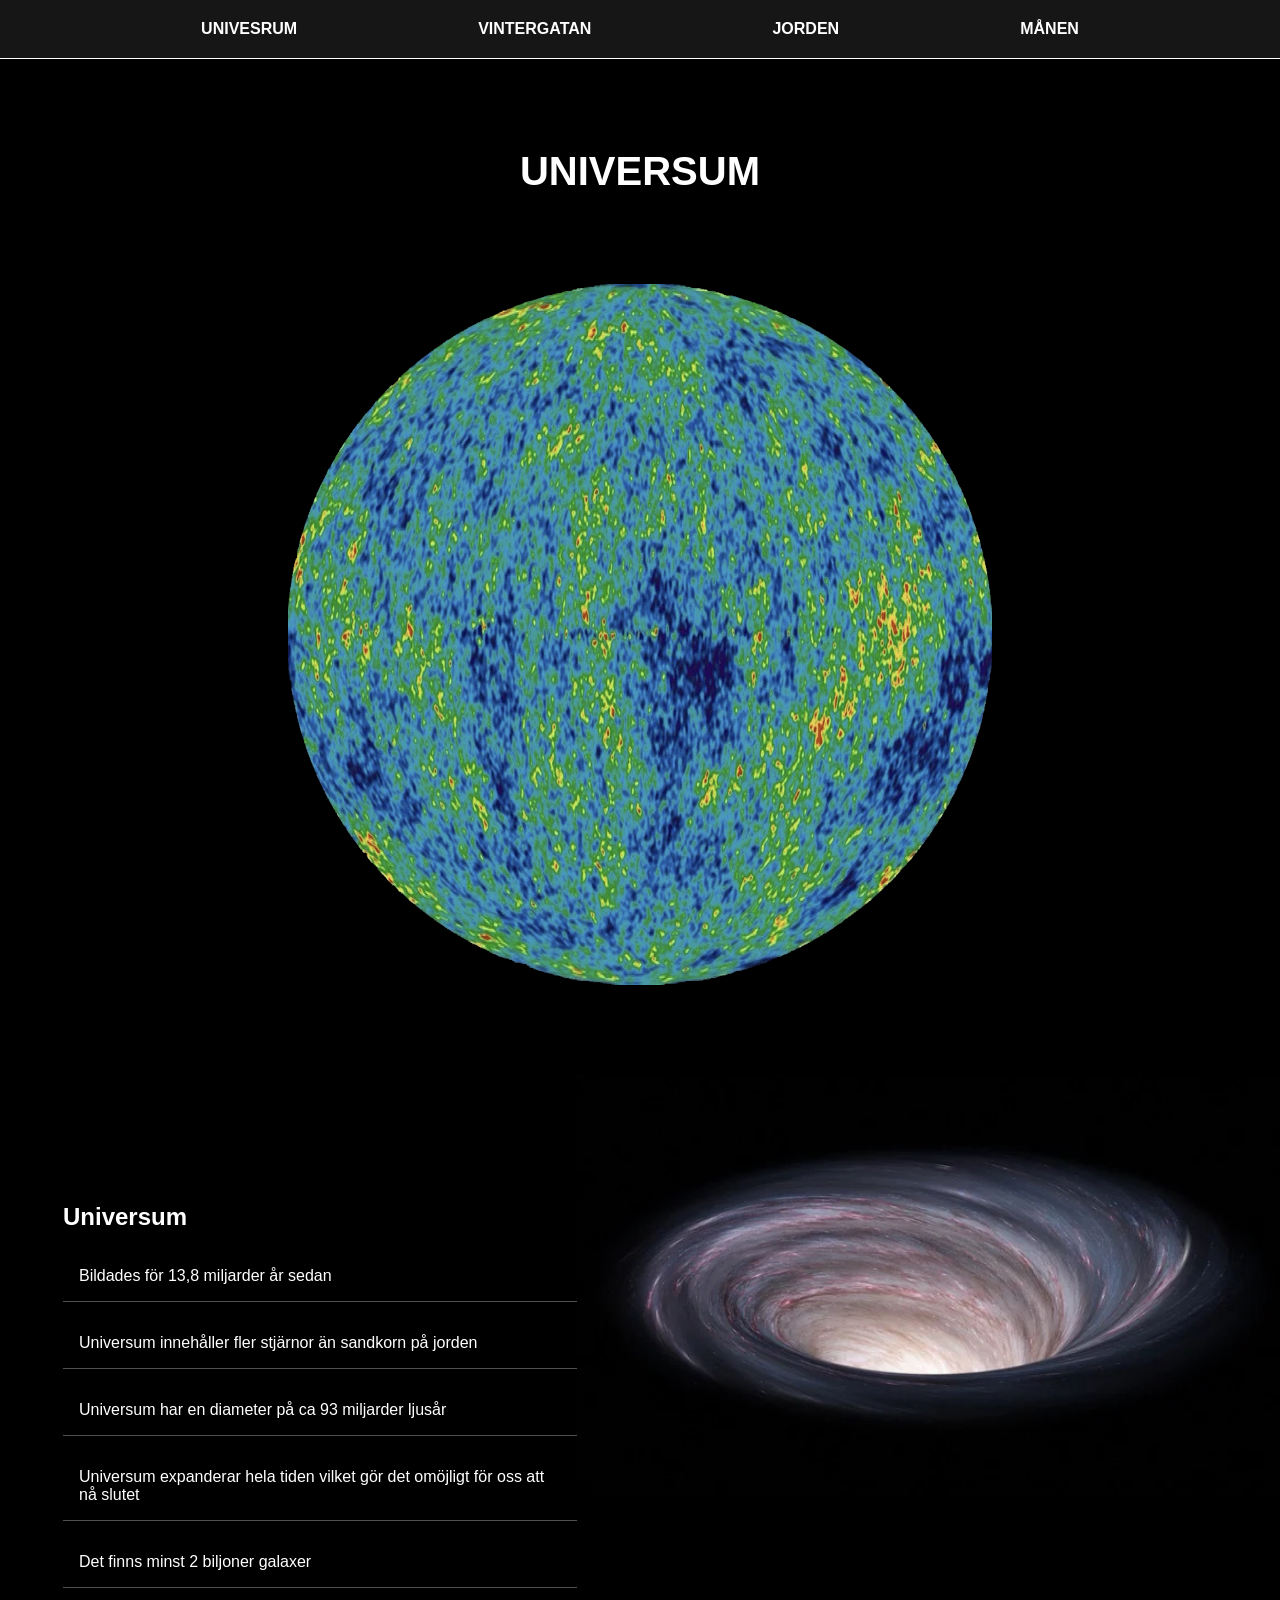
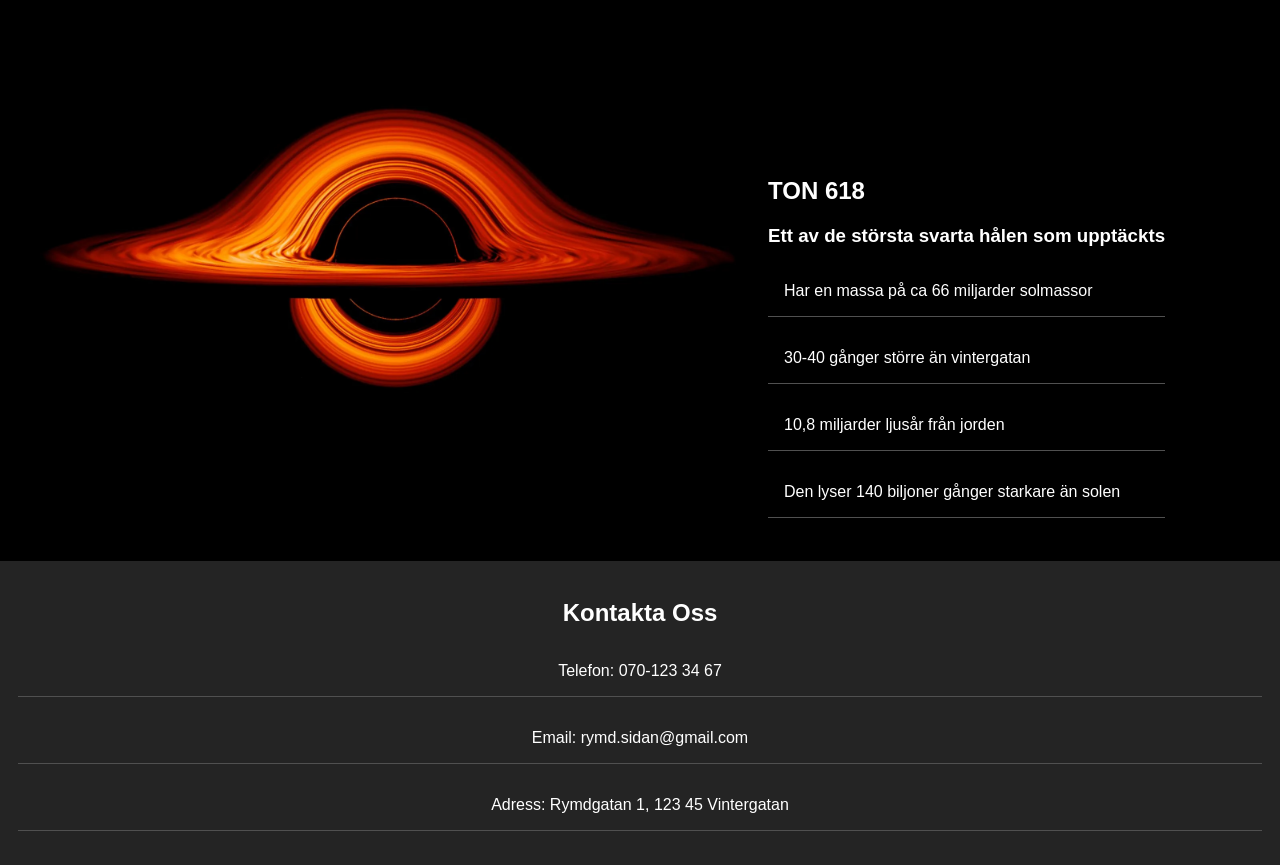
<file: index.html>
<!DOCTYPE html>
<html lang="en">
<head>
  <meta charset="UTF-8">
  <meta name="viewport" content="width=device-width, initial-scale=1.0">
  <link rel="stylesheet" href="css/style.css">
  <title>Document</title>
</head>


<body>
  <div id="wrapper">
    <nav id="n">
      <a href="index.html">UNIVESRUM</a>
      <a href="vintergatan.html">VINTERGATAN</a>
      <a href="jorden.html">JORDEN</a>
      <a href="manen.html">MÅNEN</a>
      
      

    </nav>
    <header id="h">
      UNIVERSUM
    </header>
    <main id="m">
      <img src="img/ObsUniSph.png" style="width:55%" alt="universum" class="center">

      <div class="milkyway"> 

        <div class="milkytext">
          <h2>Universum</h2>
          <p>Bildades för 13,8 miljarder år sedan</p>
          <p>Universum innehåller fler stjärnor än sandkorn på jorden</p>
          <p>Universum har en diameter på ca 93 miljarder ljusår</p>
          <p>Universum expanderar hela tiden vilket gör det omöjligt för oss att nå slutet</p>
          <p>Det finns minst 2 biljoner galaxer</p>
        </div>
        <img id="wormhole" src="img/wormhole.webp" style="width:60%;" alt="wormhole">
      </div>

      <div class="sagittarius-section">
        <img src="img/ton618.webp" style="width:60%;" alt="TON 618">

        <div class="sagittarius-text">
          <h2>TON 618</h2>
          <h3>Ett av de största svarta hålen som upptäckts</h3>
          <p>Har en massa på ca 66 miljarder solmassor</p>
          <p>30-40 gånger större än vintergatan</p>
          <p>10,8 miljarder ljusår från jorden</p>
          <p>Den lyser 140 biljoner gånger starkare än solen</p>
        </div>
      </div>
    </main>

    <footer>
        <h2>Kontakta Oss</h2>
        <p>Telefon: 070-123 34 67</p>
        <p>Email: rymd.sidan@gmail.com</p>
        <p>Adress: Rymdgatan 1, 123 45 Vintergatan</p>
    </footer>


  </div>
 
</body>
</html>
</file>
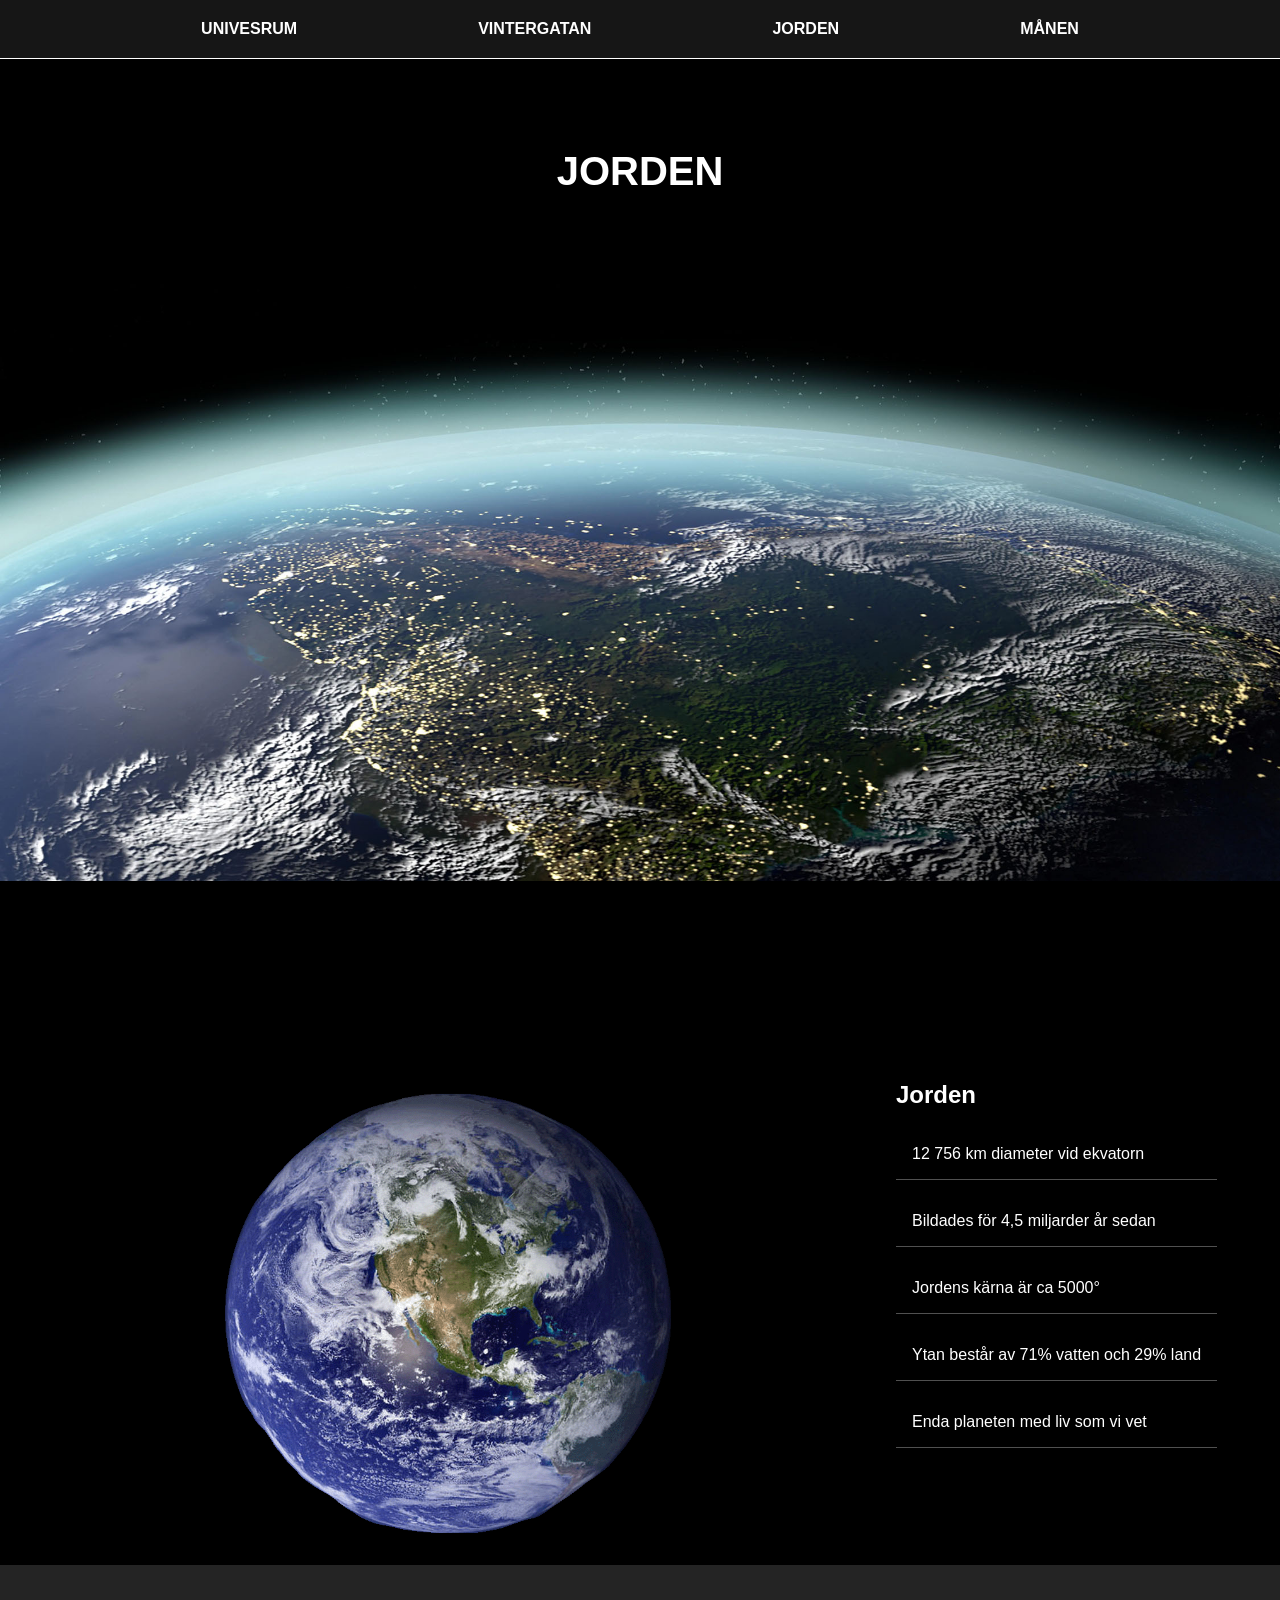
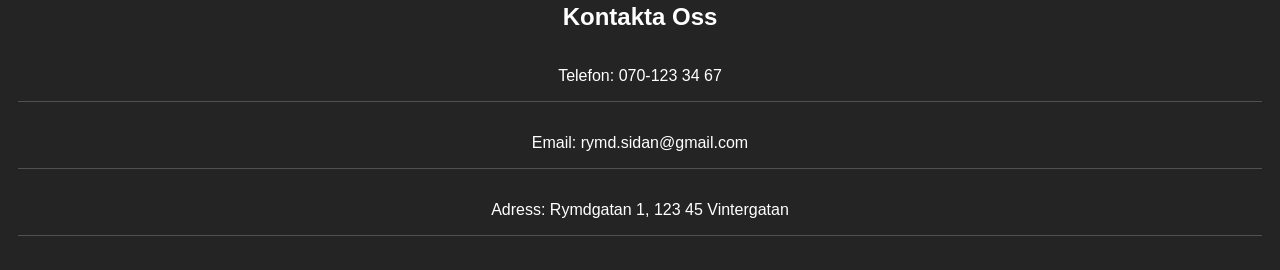
<file: jorden.html>
<!DOCTYPE html>
<html lang="en">
<head>
  <meta charset="UTF-8">
  <meta name="viewport" content="width=device-width, initial-scale=1.0">
  <link rel="stylesheet" href="css/style.css">
  <title>Document</title>
</head>


<body>
  <div id="wrapper">
    <nav id="n">
      <a href="index.html">UNIVESRUM</a>
      <a href="vintergatan.html">VINTERGATAN</a>
      <a href="jorden.html">JORDEN</a>
      <a href="manen.html">MÅNEN</a>

    </nav>
    <header id="h">
      JORDEN
    </header>
    <main id="m">
      <img src="img/earthhorizion.jpg" style="width:100%"; alt="earthhorizion" class="center">
     
      <div class="jorden">
        <img src="img/jorden_nasa.png" alt="jorden" style="width: 70%";>
        
        <div class="moontext">
          <h2>Jorden</h2>
          <p>12 756 km diameter vid ekvatorn</p>
          <p>Bildades för 4,5 miljarder år sedan</p>
          <p>Jordens kärna är ca 5000°</p>
          <p>Ytan består av 71% vatten och 29% land</p>
          <p>Enda planeten med liv som vi vet</p>
        </div>
      </div>
      
      <div>

      </div>
    </main>
    <footer>
      <h2>Kontakta Oss</h2>
      <p>Telefon: 070-123 34 67</p>
      <p>Email: rymd.sidan@gmail.com</p>
      <p>Adress: Rymdgatan 1, 123 45 Vintergatan</p>
      
    </footer>


  </div>
 
</body>
</html>
</file>
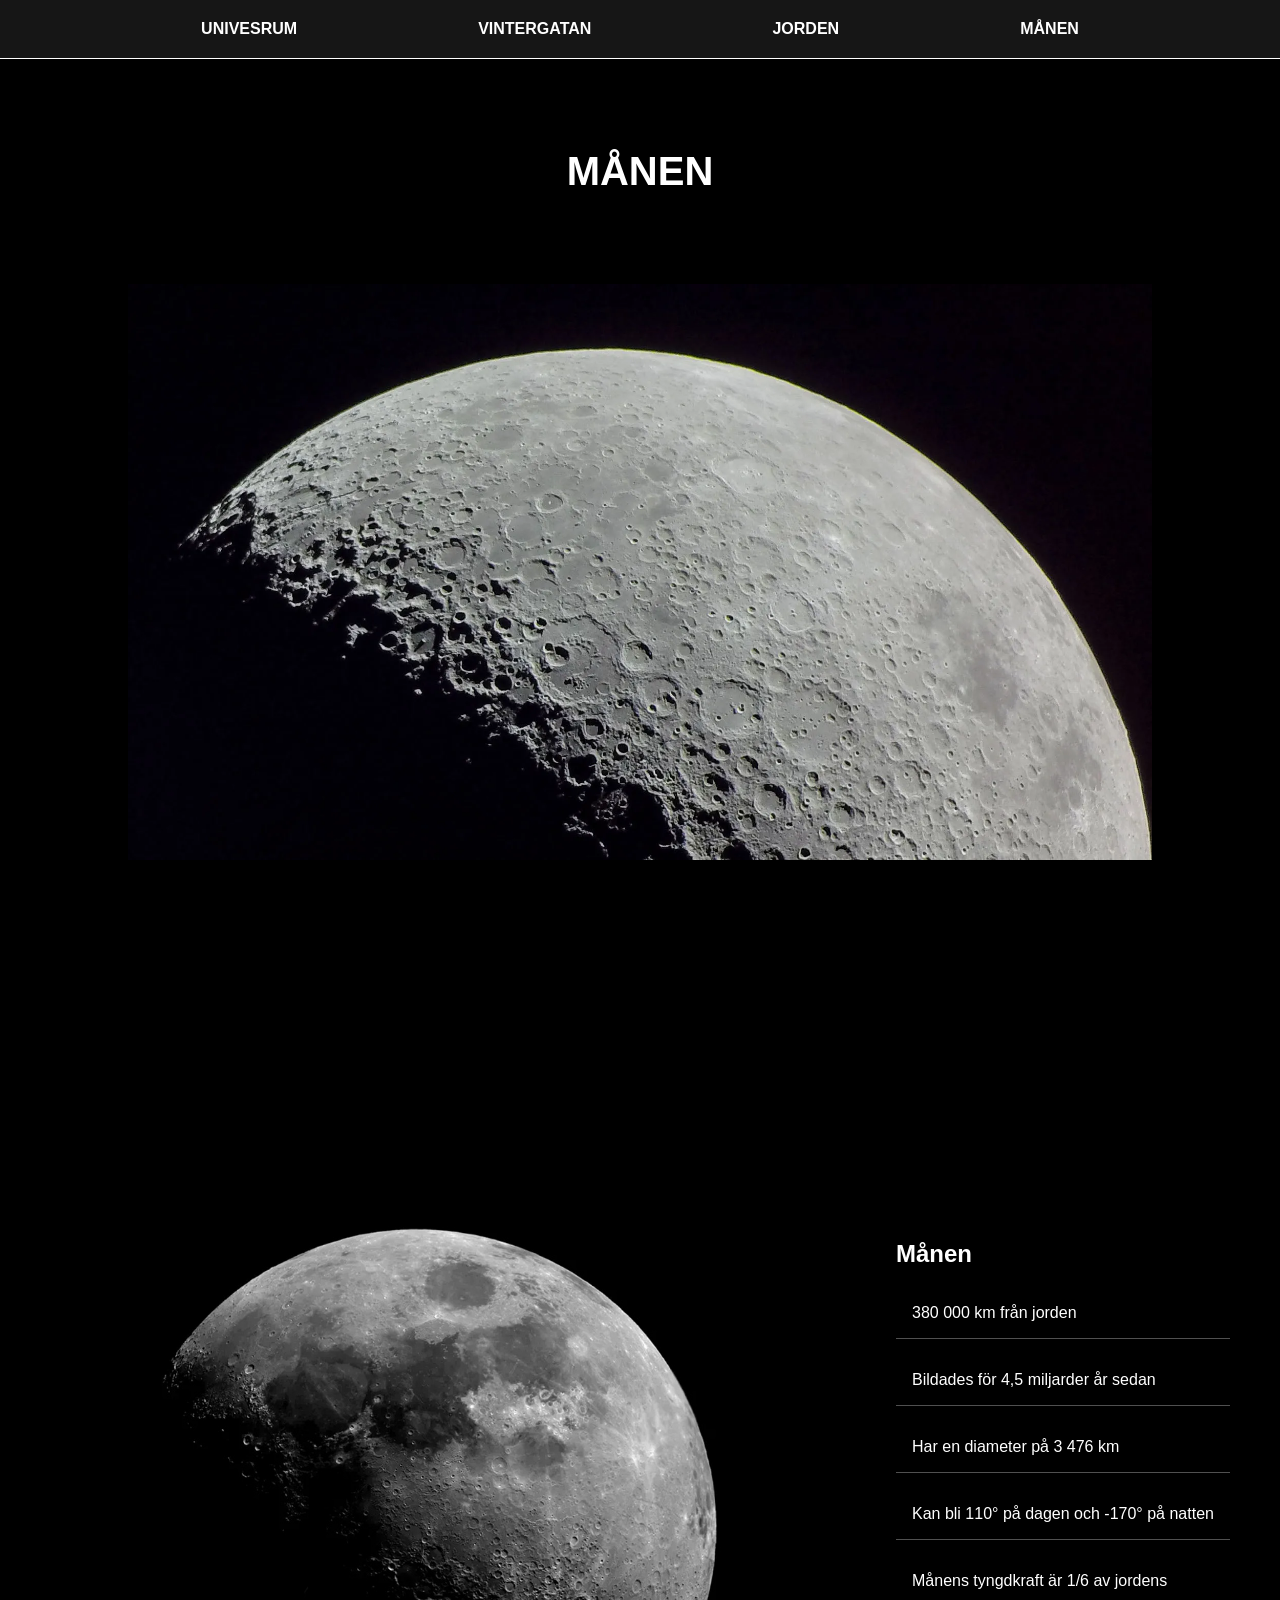
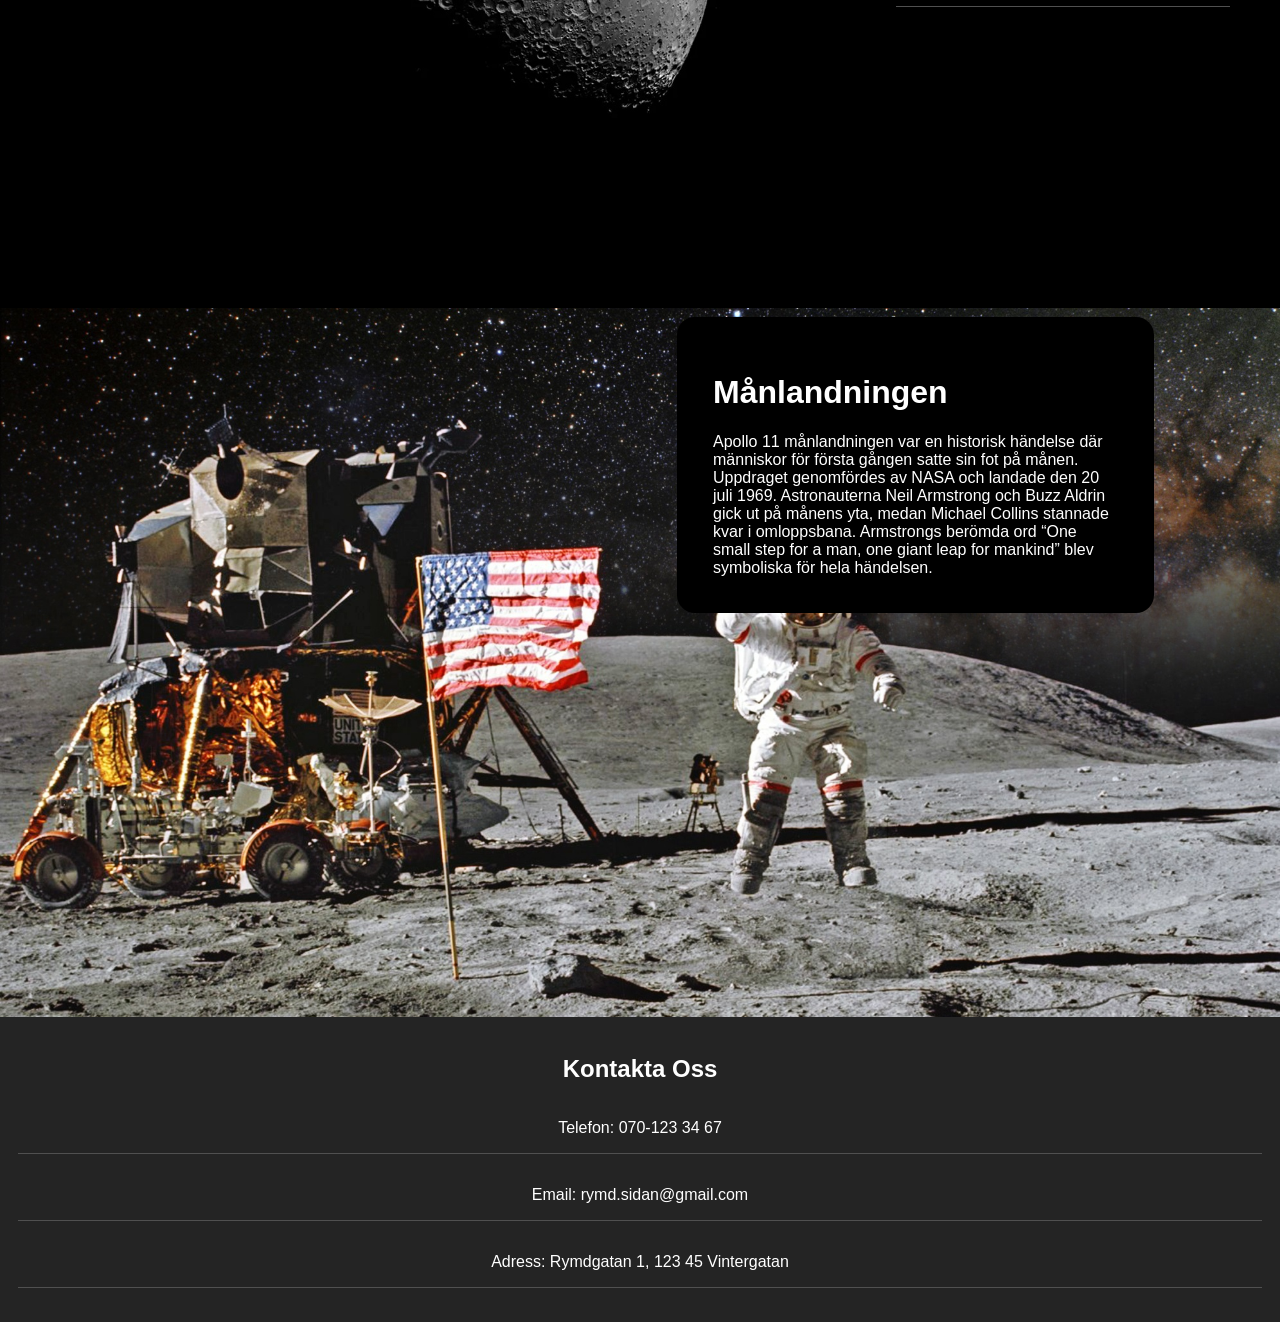
<file: manen.html>
<!DOCTYPE html>
<html lang="en">
<head>
  <meta charset="UTF-8">
  <meta name="viewport" content="width=device-width, initial-scale=1.0">
  <link rel="stylesheet" href="css/style.css">
  <title>Document</title>
</head>


<body>
  <div id="wrapper">
    <nav id="n">
      <a href="index.html">UNIVESRUM</a>
      <a href="vintergatan.html">VINTERGATAN</a>
      <a href="jorden.html">JORDEN</a>
      <a href="manen.html">MÅNEN</a>

    </nav>
    <header id="h">
      MÅNEN
    </header>
    <main id="m">
      <img src="img/bigmoon.webp" style="width:80%"; alt="månen" class="center">
      
      <div class="moon"> 
        <img id="moonimage" src="img/moon.jpg" width="70%" alt="moon">

          <div class="moontext">
          <h2>Månen</h2>
          <p>380 000 km från jorden</p>
          <p>Bildades för 4,5 miljarder år sedan</p>
          <p>Har en diameter på 3 476 km</p>
          <p>Kan bli 110° på dagen och -170° på natten</p>
          <p>Månens tyngdkraft är 1/6 av jordens</p>
        </div>
      </div>
      <div class="container">
        <img id="moonlanding" src="img/moonland.jpg" alt="moonlanding" style="width: 100%;" class="center">
        <div class="top-right"> <h1>Månlandningen</h1>
          Apollo 11 månlandningen var en historisk händelse där människor för första gången satte sin fot på månen. Uppdraget genomfördes av NASA och landade den 20 juli 1969. Astronauterna Neil Armstrong och Buzz Aldrin gick ut på månens yta, medan Michael Collins stannade kvar i omloppsbana. Armstrongs berömda ord “One small step for a man, one giant leap for mankind” blev symboliska för hela händelsen.</div>
        </div>
      </div>
    </main>
    <footer>
      <h2>Kontakta Oss</h2>
      <p>Telefon: 070-123 34 67</p>
      <p>Email: rymd.sidan@gmail.com</p>
      <p>Adress: Rymdgatan 1, 123 45 Vintergatan</p>
      
    </footer>


  </div>
 
</body>
</html>
</file>
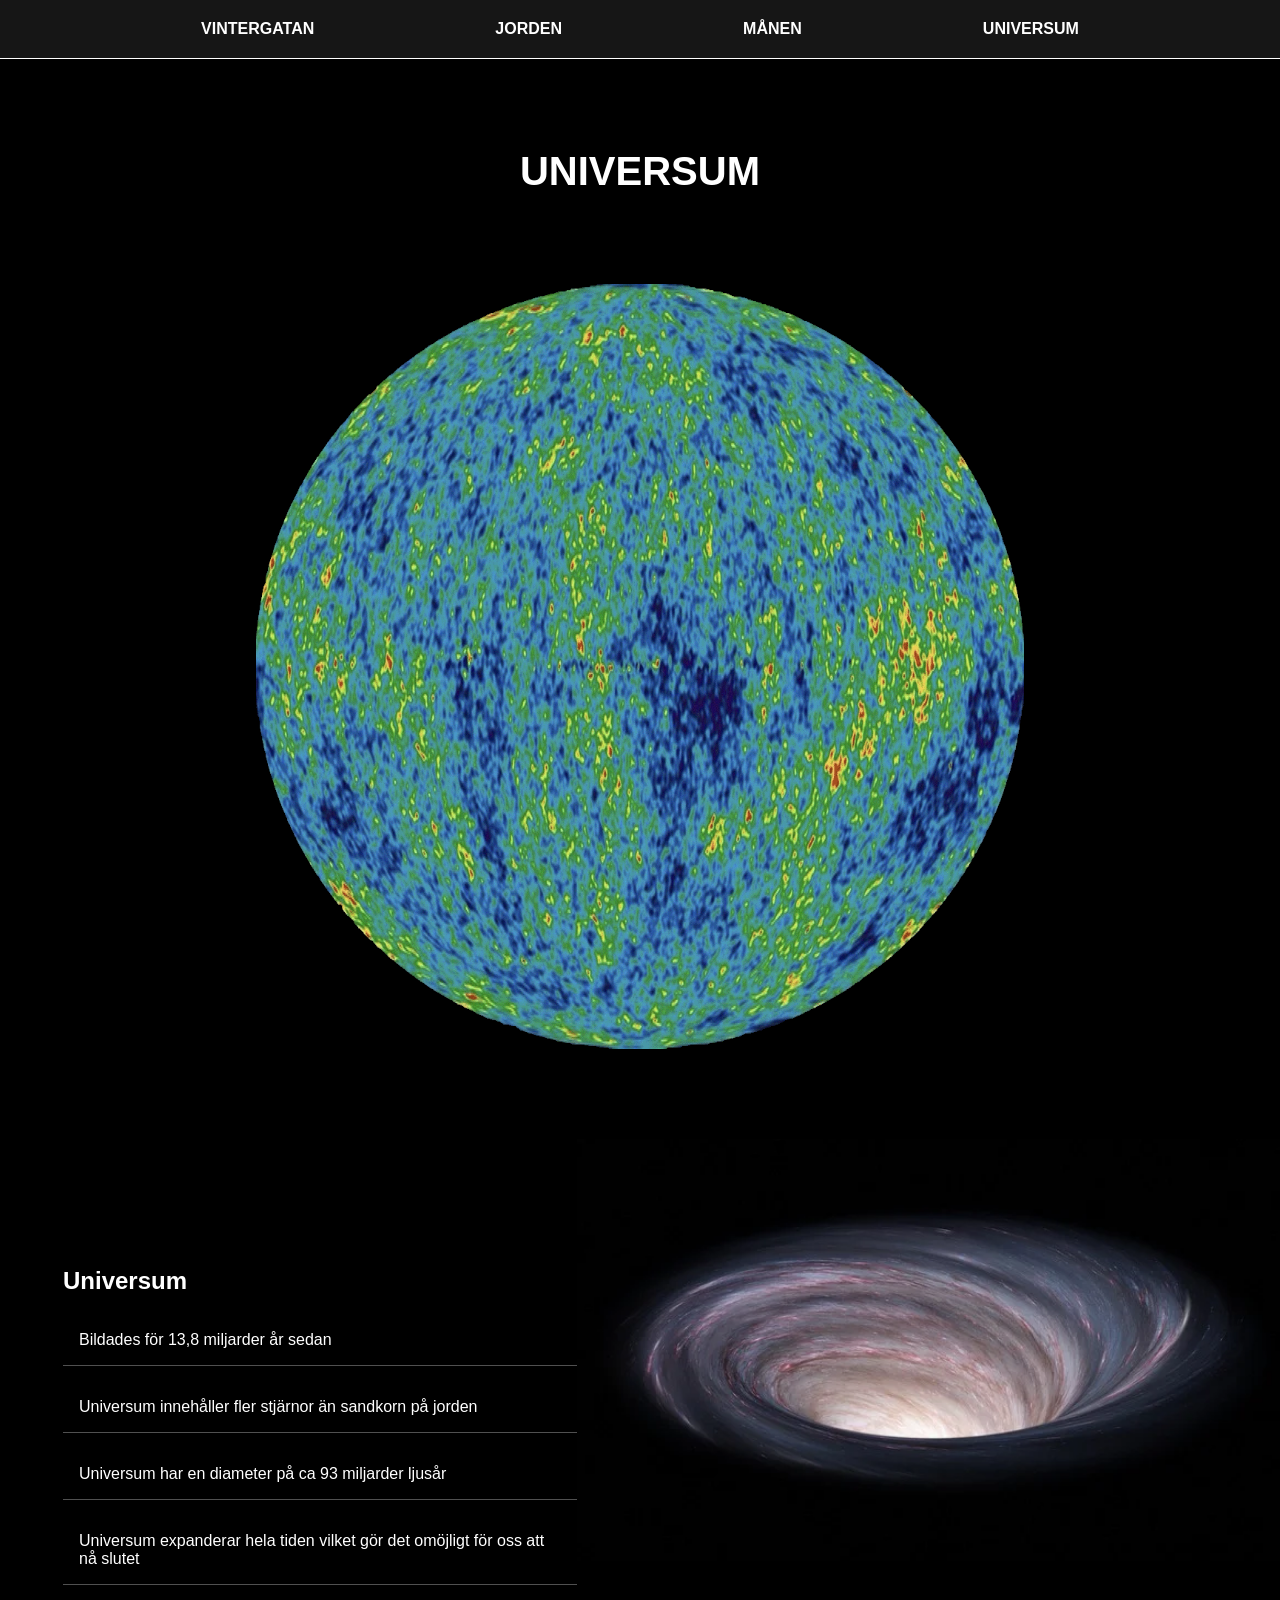
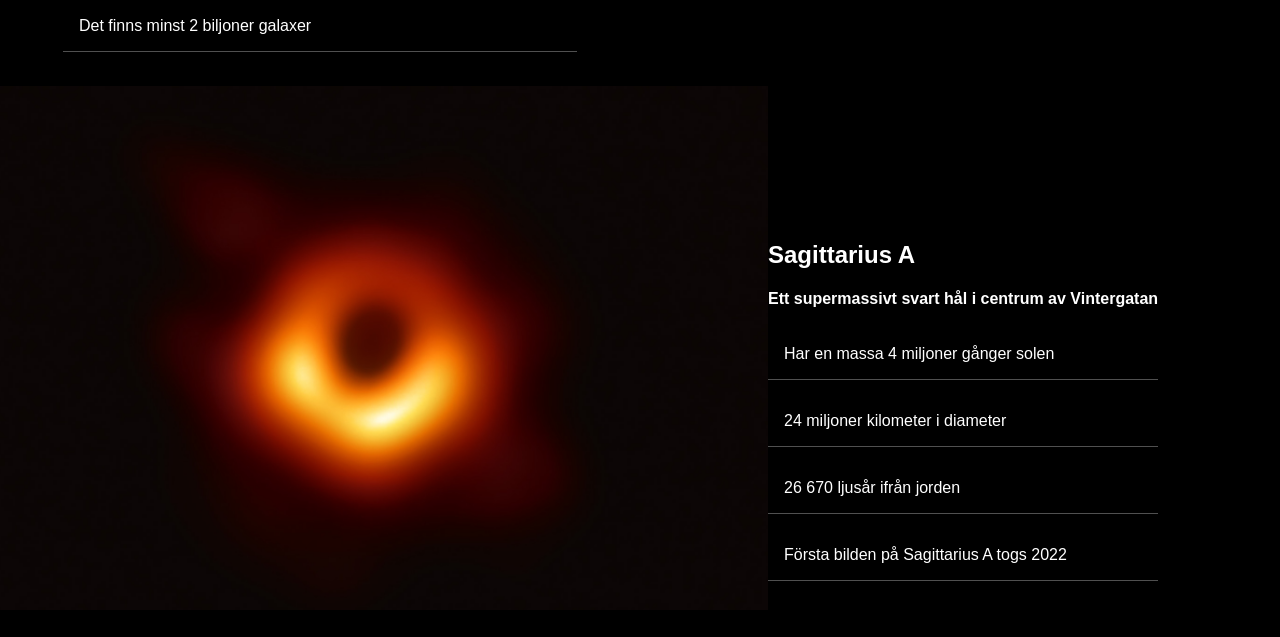
<file: universum.html>
<!DOCTYPE html>
<html lang="en">
<head>
  <meta charset="UTF-8">
  <meta name="viewport" content="width=device-width, initial-scale=1.0">
  <link rel="stylesheet" href="css/style.css">
  <title>Document</title>
</head>


<body>
  <div id="wrapper">
    <nav id="n">
      <a href="index.html">VINTERGATAN</a>
      <a href="jorden.html">JORDEN</a>
      <a href="manen.html">MÅNEN</a>
      <a href="universum.html">UNIVERSUM</a>
      

    </nav>
    <header id="h">
      UNIVERSUM
    </header>
    <main id="m">
      <img src="img/ObsUniSph.png" style="width:60%" alt="universum" class="center">

      <div class="milkyway"> 

        <div class="milkytext">
          <h2>Universum</h2>
          <p>Bildades för 13,8 miljarder år sedan</p>
          <p>Universum innehåller fler stjärnor än sandkorn på jorden</p>
          <p>Universum har en diameter på ca 93 miljarder ljusår</p>
          <p>Universum expanderar hela tiden vilket gör det omöjligt för oss att nå slutet</p>
          <p>Det finns minst 2 biljoner galaxer</p>
        </div>
        <img id="wormhole" src="img/wormhole.webp" width="60%"; alt="wormhole">
      </div>

      <div class="sagittarius-section">
        <img src="img/sgra.jpg" width="60%" alt="sagittarius">

        <div class="sagittarius-text">
          <h2>Sagittarius A</h2>
          <h4>Ett supermassivt svart hål i centrum av Vintergatan</h4>
          <p>Har en massa 4 miljoner gånger solen</p>
          <p>24 miljoner kilometer i diameter</p>
          <p>26 670 ljusår ifrån jorden</p>
          <p>Första bilden på Sagittarius A togs 2022</p>
        </div>
      </div>
    </main>
   


  </div>
 
</body>
</html>
</file>
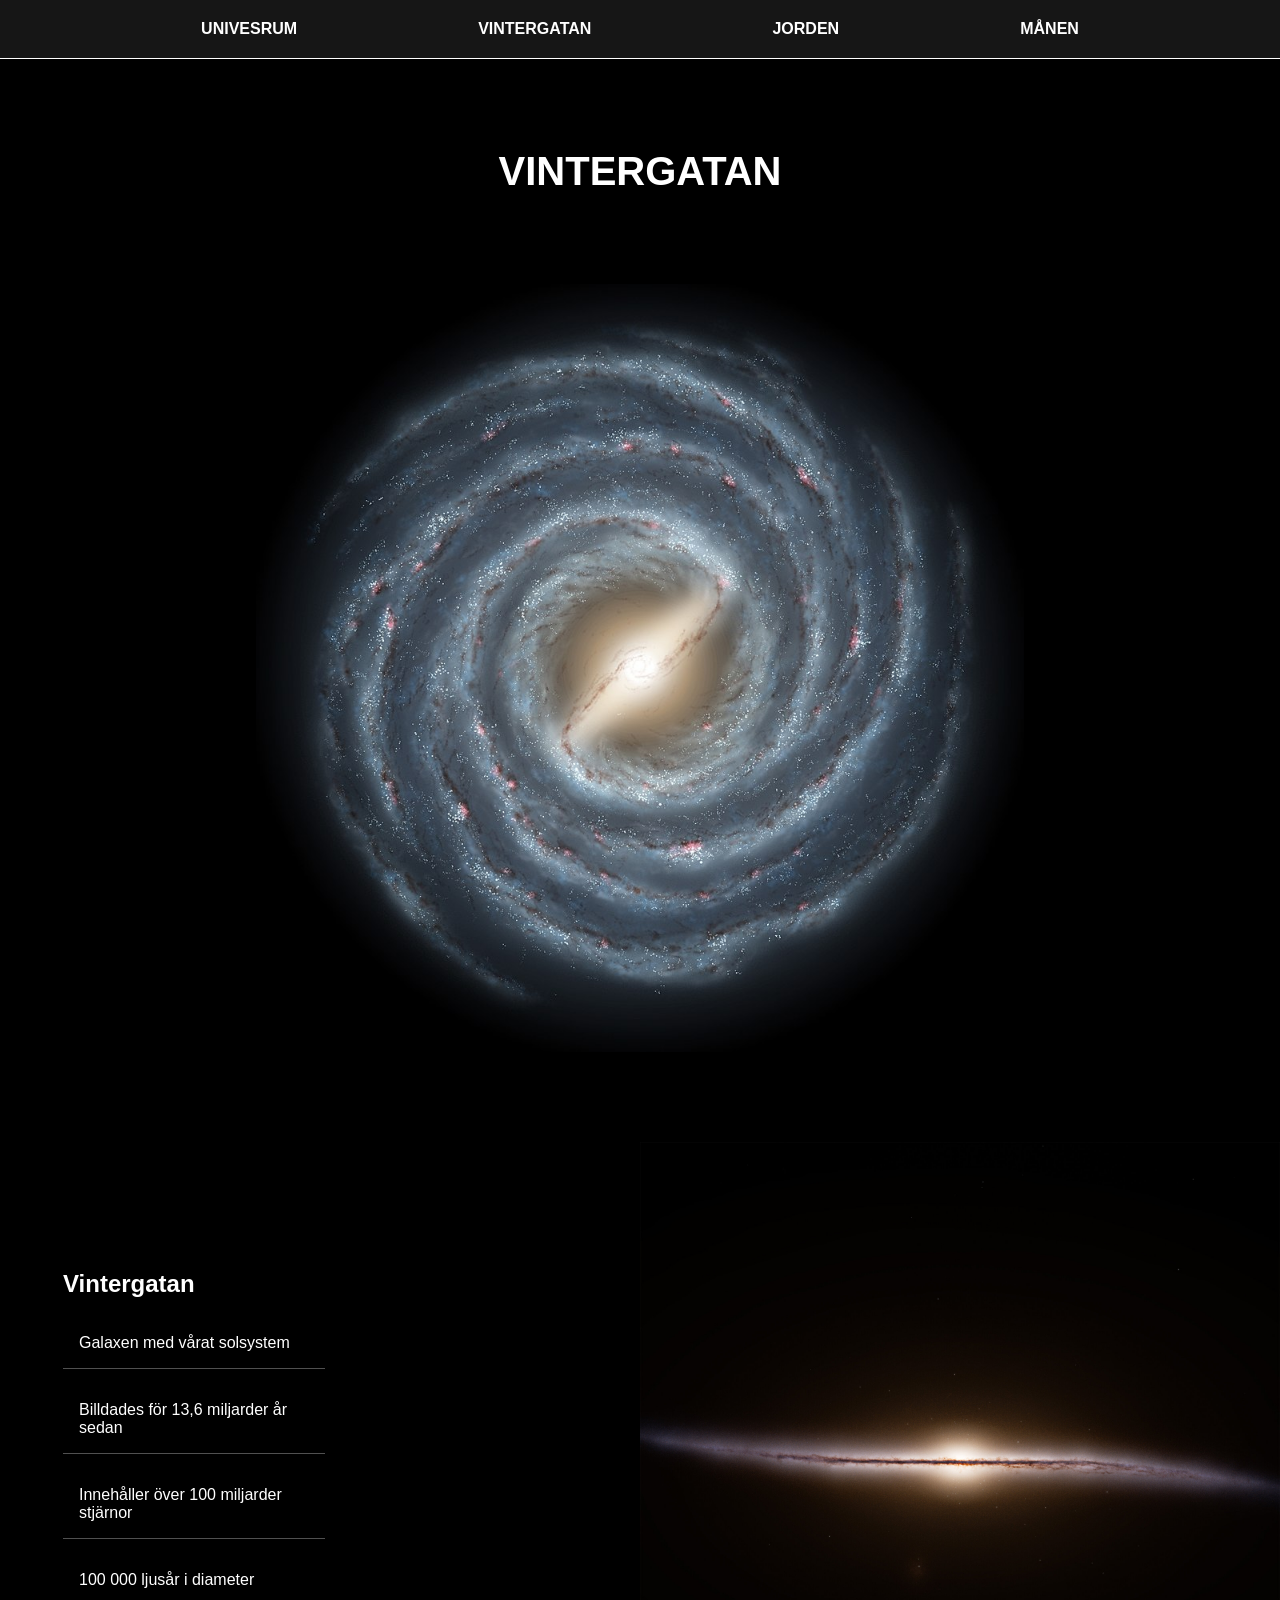
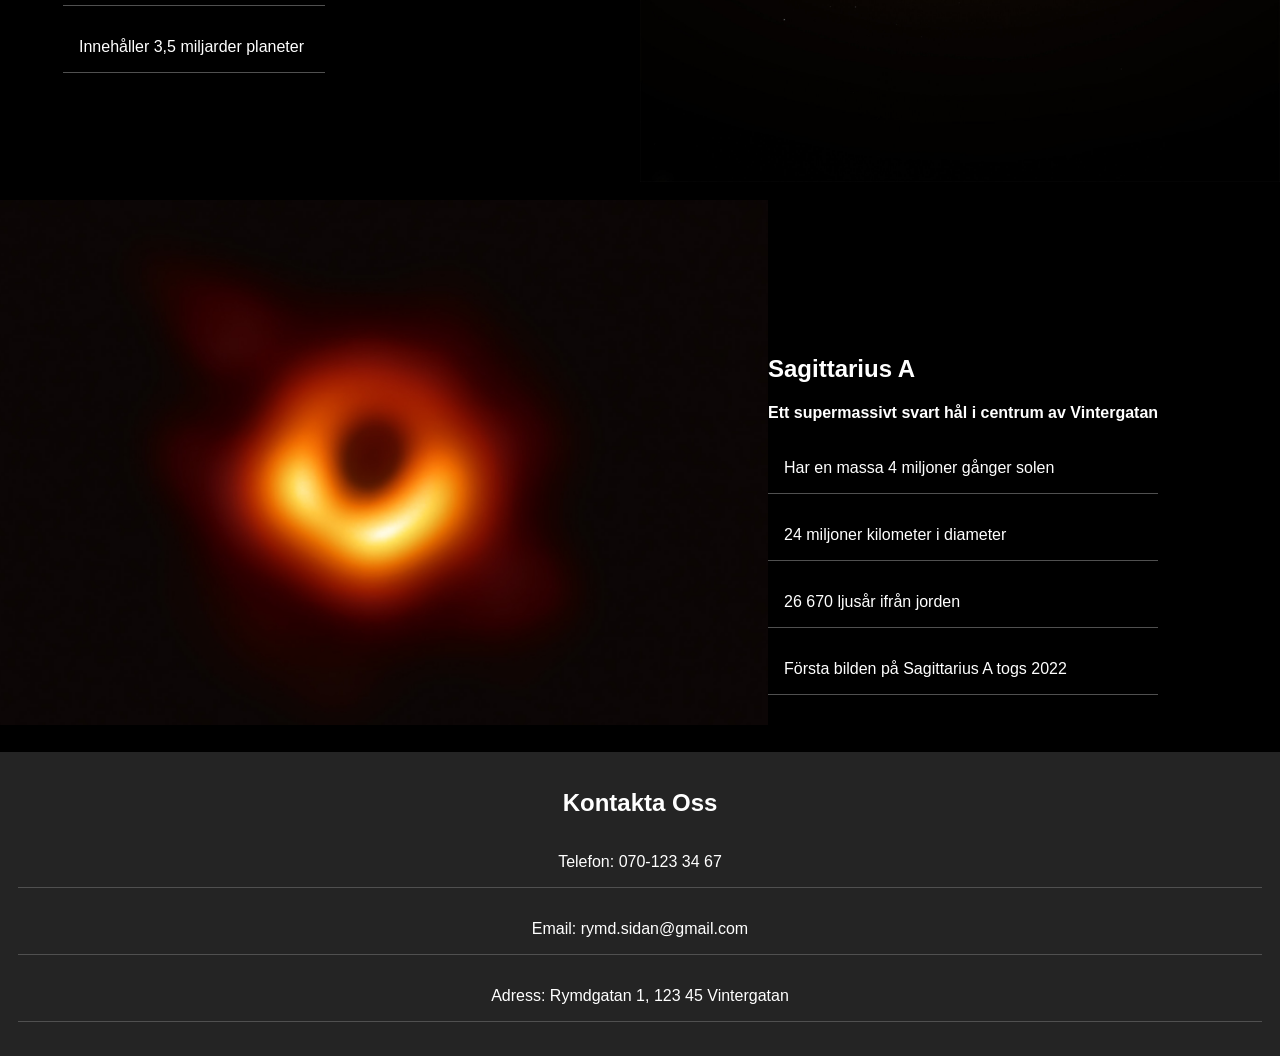
<file: vintergatan.html>
<!DOCTYPE html>
<html lang="en">
<head>
  <meta charset="UTF-8">
  <meta name="viewport" content="width=device-width, initial-scale=1.0">
  <link rel="stylesheet" href="css/style.css">
  <title>Document</title>
</head>


<body>
  <div id="wrapper">
    <nav id="n">
      <a href="index.html">UNIVESRUM</a>
      <a href="vintergatan.html">VINTERGATAN</a>
      <a href="jorden.html">JORDEN</a>
      <a href="manen.html">MÅNEN</a>
      

    </nav>
    <header id="h">
      VINTERGATAN
    </header>
    <main id="m">
      <img src="img/Milky_Way_2005.jpg" style="width:60%" alt="vintergatan" class="center">

      <div class="milkyway"> 

        <div class="milkytext">
          <h2>Vintergatan</h2>
          <p>Galaxen med vårat solsystem</p>
          <p>Billdades för 13,6 miljarder år sedan</p>
          <p>Innehåller över 100 miljarder stjärnor</p>
          <p>100 000 ljusår i diameter</p>
          <p>Innehåller 3,5 miljarder planeter</p>
        </div>
        <img id="sidemilkyway" src="img/side_milkyway.jpg" width="50%"; alt="vintergatan">
      </div>

      <div class="sagittarius-section">
        <img src="img/sgra.jpg" width="60%" alt="sagittarius">

        <div class="sagittarius-text">
          <h2>Sagittarius A</h2>
          <h4>Ett supermassivt svart hål i centrum av Vintergatan</h4>
          <p>Har en massa 4 miljoner gånger solen</p>
          <p>24 miljoner kilometer i diameter</p>
          <p>26 670 ljusår ifrån jorden</p>
          <p>Första bilden på Sagittarius A togs 2022</p>
        </div>
      </div>
    </main>
   <footer>
      <h2>Kontakta Oss</h2>
      <p>Telefon: 070-123 34 67</p>
      <p>Email: rymd.sidan@gmail.com</p>
      <p>Adress: Rymdgatan 1, 123 45 Vintergatan</p>
      
    </footer>


  </div>
 
</body>
</html>
</file>
<file: css/style.css>
#wrapper {
    display: grid;
    width: 100%;
    grid-template-areas:
        "n n n n n n"   
        "h h h h h h"
        "m m m m m m"
        "m m m m m m"
        "f f f f f f";
    background-color: black;
    background-size: 100% 100%;
}

body {
    margin: 0;
}

#n {
    grid-area: n;
    padding: 20px;
    color: white;
    border-bottom: 1px solid white;
    font-size: larger;
    justify-content: space-evenly;
    display: flex;
    font-family: sans-serif;
    font-weight: 600;
    font-size: 1rem;
    background-color: rgb(22, 22, 22);
}

a {
    color: rgb(255, 255, 255);
    text-decoration: none;
}

#h {
    grid-area: h;
    font-weight: bold;
    text-align: center;
    color: white;
    font-family: sans-serif;
    font-size: 40px;
    padding-top: 10vh;
}

#m {
    grid-area: m;
    color: white;
    padding-top: 10vh;
    font-family: sans-serif;
    margin-left: auto;
    margin-right: auto;
}

p {
    padding: 1rem;
    border-bottom: 0.5px solid rgb(80, 80, 80);
}

.center {
    display: block;
    margin-left: auto;
    margin-right: auto;
}

.milkyway {
    display: flex;
    align-items: flex-start;
    margin-top: 10vh;
}

.milkytext {
    height: auto;
    margin-top: 12vh;
    margin-left: 7vh;
}

#sidemilkyway { 
    padding-left: 35vh;
}

.sagittarius-section {
    display: flex;
    align-items: flex-start;
    padding-top: 2vh;
    padding-bottom: 3vh;
}

.sagittarius-section img {
    height: auto;
    padding-bottom: 0vh;
}

.sagittarius-text {
    padding-top: 15vh;
}

.moon {
    display: flex;
    align-items: flex-start;
    height: auto;
    margin-top: 40vh;
}

#moonlanding {
    margin-top: 20vh;
}

.container {
    position: relative;
    text-align: left;
}

.top-right {
    position: absolute;
    top: 1vh;
    right: 14vh;
    max-width: 45vh;
    background-color: black;
    padding: 4vh;
    border-radius: 18px;
}

.jorden {
    display: flex;
    align-items: flex-start;
    height: auto;
    margin-top: 20vh
}

img.wormhole {
    padding-top: 20vh;
}

footer {
    grid-area: f;
    background-color: rgb(36, 36, 36);
    color: white;
    text-align: center;
    padding: 2vh;
    font-family: sans-serif;
}   


@media (max-width: 768px) {

    .milkyway,
    .sagittarius-section,
    .moon,
    .jorden {
        flex-direction: column;
        align-items: center;
    }

    img {
        width: 100% !important;
        height: auto;
    }

    .milkytext,
    .sagittarius-text {
        margin: 1rem 0;
        padding: 0 1rem;
    }

    #sidemilkyway {
        padding-left: 0;
        width: 100%;
    }

    #h {
        font-size: 2rem;
        padding-top: 2rem;
    }

    #m {
        padding-top: 1rem;
    }

    #n {
        flex-wrap: wrap;
        gap: 10px;
        justify-content: center;
    }

    .moon,
    .jorden {
        margin-top: 2rem;
    }

    .top-right {
        position: static;
        max-width: 100%;
        margin-top: 1rem;
    }
}
</file>
